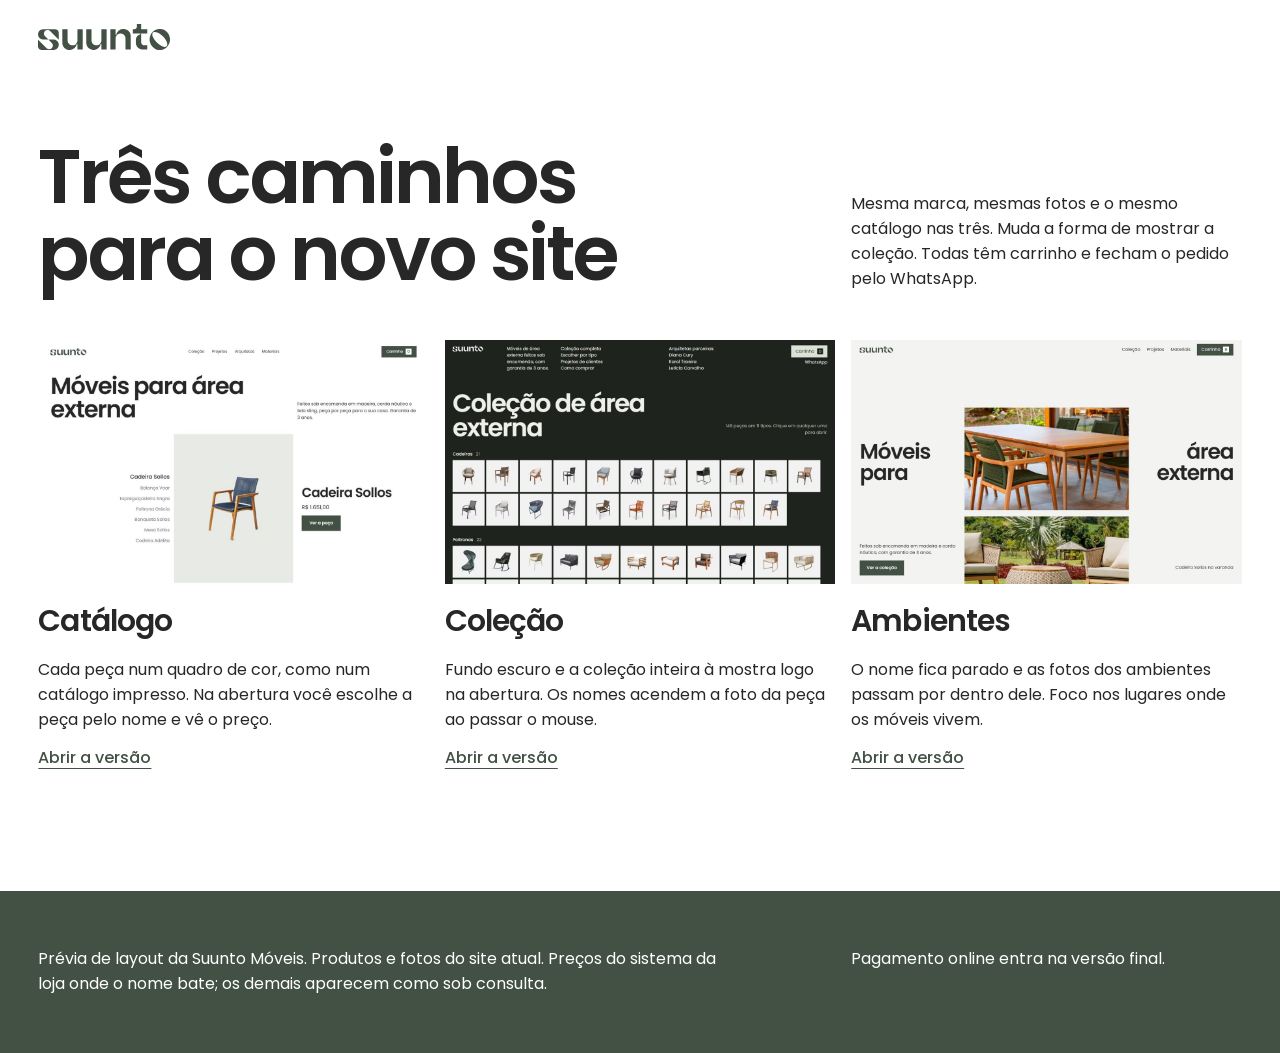
<file: index.html>
<!doctype html>
<html lang="pt-BR">
<head>
<meta charset="utf-8">
<meta name="viewport" content="width=device-width, initial-scale=1">
<meta name="robots" content="noindex">
<title>Suunto Móveis · Prévias</title>
<meta name="description" content="Três prévias do novo site da Suunto Móveis.">
<link rel="icon" href="comum/simbolo.svg">
<link rel="preconnect" href="https://fonts.googleapis.com">
<link rel="preconnect" href="https://fonts.gstatic.com" crossorigin>
<link href="https://fonts.googleapis.com/css2?family=Poppins:wght@400;500;600&display=swap" rel="stylesheet">
<style>
:root{--bg:#FFFFFF;--ink:#272727;--muted:#575C57;--accent:#425143;--m:clamp(16px,3vw,48px)}
*{box-sizing:border-box}
body{margin:0;background:var(--bg);color:var(--ink);font-family:'Poppins',system-ui,sans-serif;font-size:16px;line-height:1.55}
img{display:block;max-width:100%;height:auto}
a{color:inherit}
header{padding:24px var(--m)}
header img{height:26px;width:auto}
.abre{padding:64px var(--m) 48px;display:grid;grid-template-columns:repeat(12,minmax(0,1fr));gap:16px;align-items:end}
h1{grid-column:1/8;margin:0;font-size:clamp(40px,6vw,88px);line-height:1;letter-spacing:-.04em;font-weight:600}
.abre p{grid-column:9/13;margin:0;font-size:16px}
.versoes{padding:0 var(--m) 120px;display:grid;grid-template-columns:repeat(3,minmax(0,1fr));gap:16px}
.versao{text-decoration:none;display:grid;gap:14px}
.versao .f{overflow:hidden;background:#F3F3F3}
.versao img{transition:transform .6s cubic-bezier(.2,.7,.2,1)}
.versao:hover img,.versao:focus-visible img{transform:scale(1.03)}
.versao h2{margin:0;font-size:30px;letter-spacing:-.03em;font-weight:600}
.versao p{margin:0}
.versao span{color:var(--accent);font-weight:500;text-decoration:underline;text-underline-offset:5px}
footer{background:var(--accent);color:#fff;padding:56px var(--m);display:grid;grid-template-columns:repeat(12,minmax(0,1fr));gap:16px}
footer p{grid-column:1/8;margin:0;font-size:16px}
footer p+p{grid-column:9/13}
:focus-visible{outline:2px solid var(--accent);outline-offset:4px}
@media (max-width:900px){.abre{display:block}.abre p{margin-top:16px}.versoes{grid-template-columns:1fr;gap:48px}footer{display:block}footer p+p{margin-top:16px}}
</style>
</head>
<body>
<header><img src="comum/logo.svg" alt="Suunto Móveis" width="130" height="26"></header>
<main>
  <div class="abre">
    <h1>Três caminhos para o novo site</h1>
    <p>Mesma marca, mesmas fotos e o mesmo catálogo nas três. Muda a forma de mostrar a coleção. Todas têm carrinho e fecham o pedido pelo WhatsApp.</p>
  </div>
  <div class="versoes">
    <a class="versao" href="catalogo/"><div class="f"><img src="capas/catalogo.jpg" alt="Prévia da versão Catálogo" width="1200" height="750"></div><h2>Catálogo</h2><p>Cada peça num quadro de cor, como num catálogo impresso. Na abertura você escolhe a peça pelo nome e vê o preço.</p><span>Abrir a versão</span></a>
    <a class="versao" href="colecao/"><div class="f"><img src="capas/colecao.jpg" alt="Prévia da versão Coleção" width="1200" height="750"></div><h2>Coleção</h2><p>Fundo escuro e a coleção inteira à mostra logo na abertura. Os nomes acendem a foto da peça ao passar o mouse.</p><span>Abrir a versão</span></a>
    <a class="versao" href="ambientes/"><div class="f"><img src="capas/ambientes.jpg" alt="Prévia da versão Ambientes" width="1200" height="750"></div><h2>Ambientes</h2><p>O nome fica parado e as fotos dos ambientes passam por dentro dele. Foco nos lugares onde os móveis vivem.</p><span>Abrir a versão</span></a>
  </div>
</main>
<footer>
  <p>Prévia de layout da Suunto Móveis. Produtos e fotos do site atual. Preços do sistema da loja onde o nome bate; os demais aparecem como sob consulta.</p>
  <p>Pagamento online entra na versão final.</p>
</footer>
</body>
</html>
</file>
